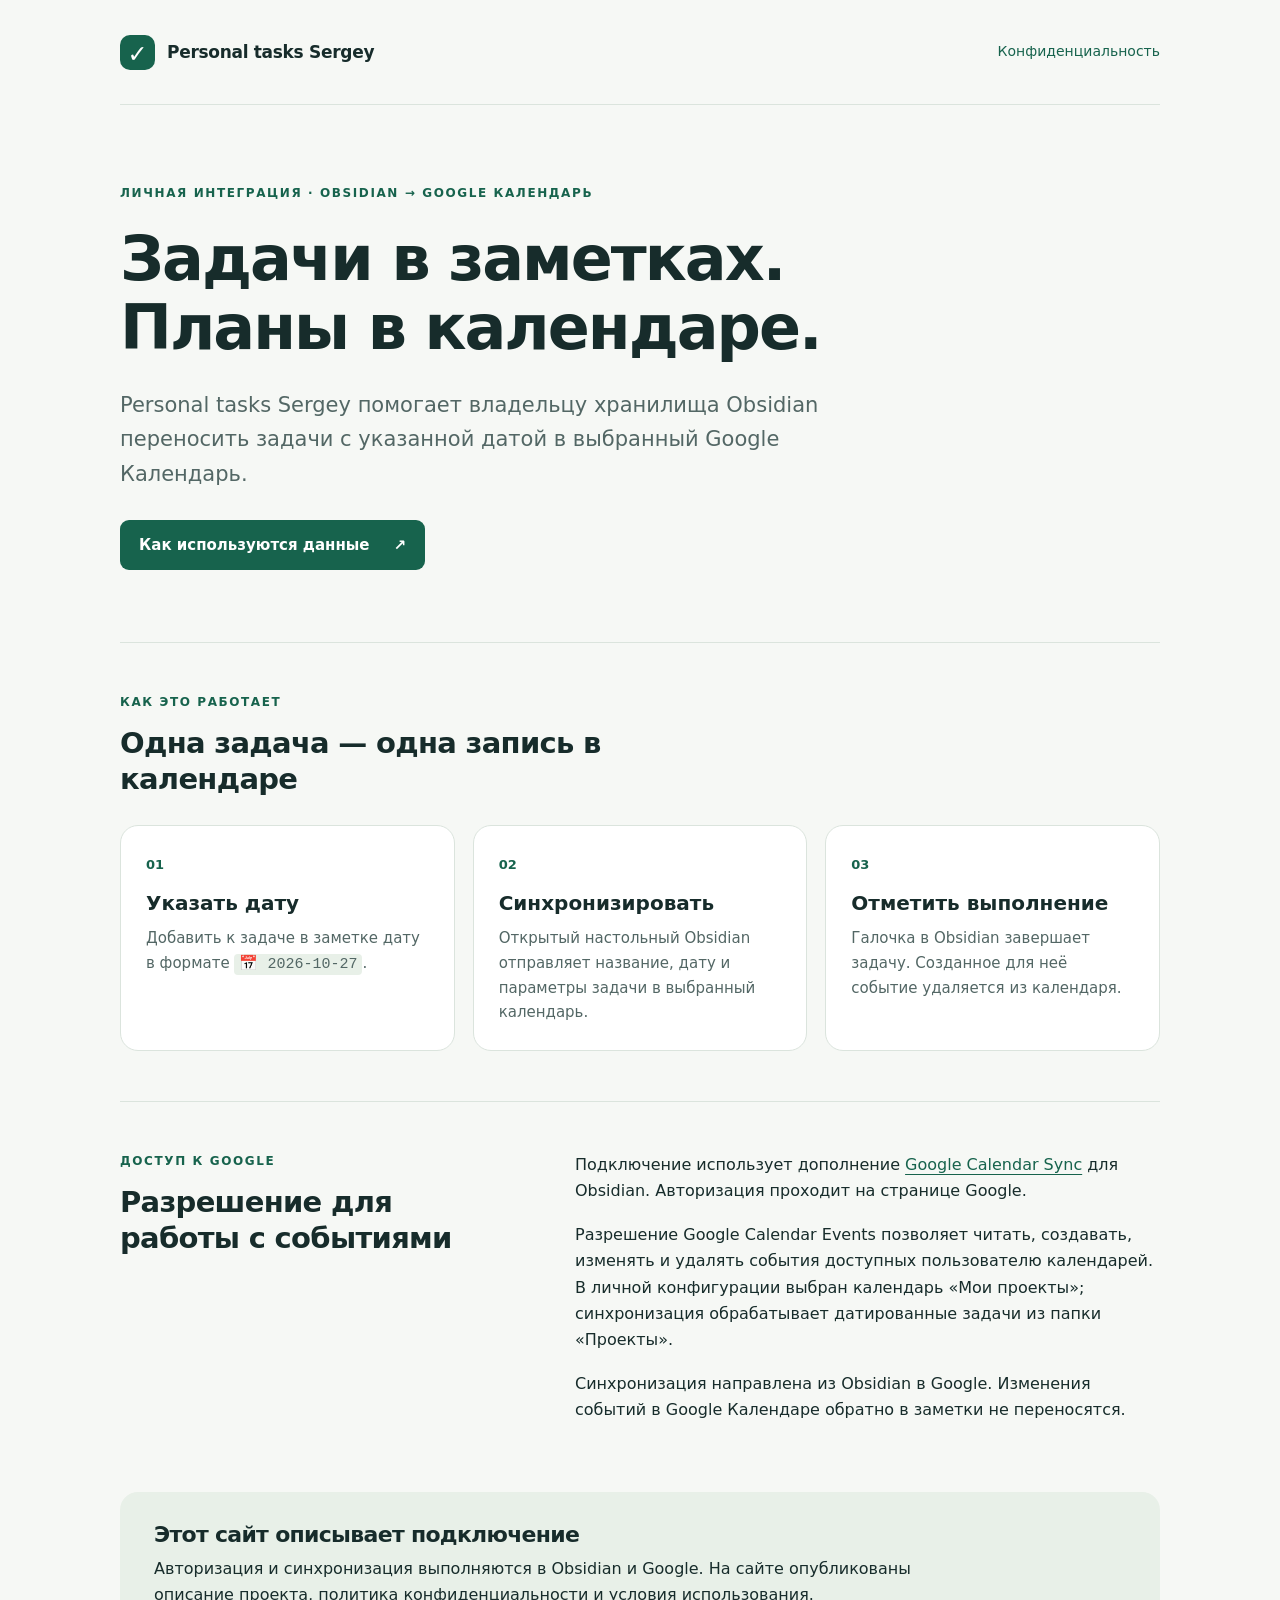
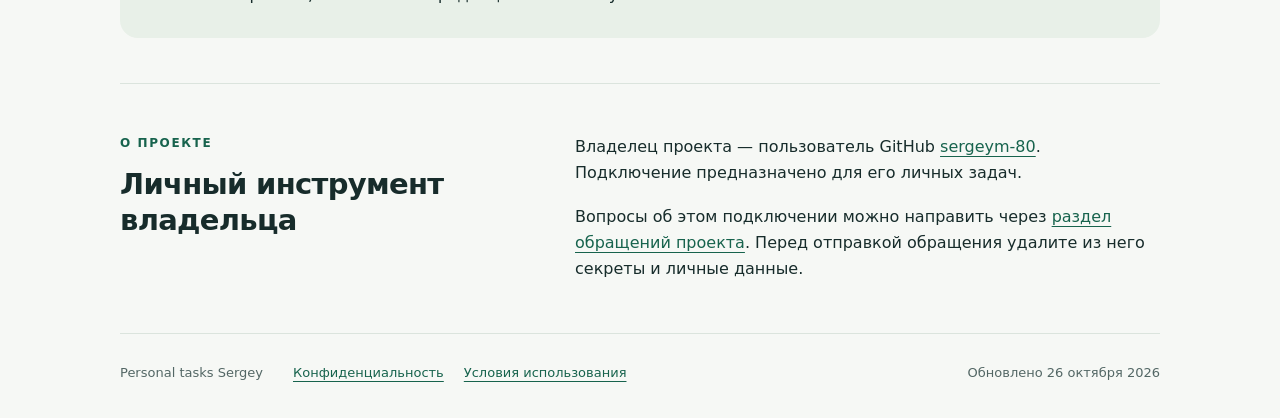
<file: index.html>
<!doctype html>
<html lang="ru">
<head>
  <meta charset="utf-8">
  <meta name="viewport" content="width=device-width, initial-scale=1">
  <meta name="description" content="Personal tasks Sergey — личная синхронизация датированных задач Obsidian с Google Календарём.">
  <meta name="color-scheme" content="light">
  <title>Personal tasks Sergey — задачи Obsidian в календаре</title>
  <link rel="canonical" href="https://obsidian.mirsa-ai.ru/">
  <link rel="stylesheet" href="style.css">
</head>
<body>
  <a class="skip" href="#main">К содержимому</a>
  <header class="header wrap">
    <a class="brand" href="./"><span class="mark" aria-hidden="true">✓</span><span>Personal tasks Sergey</span></a>
    <nav aria-label="Основная навигация"><a href="privacy.html">Конфиденциальность</a></nav>
  </header>
  <main id="main" class="wrap">
    <section class="hero">
      <p class="eyebrow">Личная интеграция · Obsidian → Google Календарь</p>
      <h1>Задачи в заметках.<br>Планы в календаре.</h1>
      <p class="lead">Personal tasks Sergey помогает владельцу хранилища Obsidian переносить задачи с указанной датой в выбранный Google Календарь.</p>
      <a class="button" href="privacy.html">Как используются данные <span aria-hidden="true">↗</span></a>
    </section>
    <section aria-labelledby="workflow-title" class="section">
      <div class="section-heading"><p class="eyebrow">Как это работает</p><h2 id="workflow-title">Одна задача — одна запись в календаре</h2></div>
      <ol class="steps">
        <li><span class="step-number" aria-hidden="true">01</span><h3>Указать дату</h3><p>Добавить к задаче в заметке дату в формате <code>📅 2026-10-27</code>.</p></li>
        <li><span class="step-number" aria-hidden="true">02</span><h3>Синхронизировать</h3><p>Открытый настольный Obsidian отправляет название, дату и параметры задачи в выбранный календарь.</p></li>
        <li><span class="step-number" aria-hidden="true">03</span><h3>Отметить выполнение</h3><p>Галочка в Obsidian завершает задачу. Созданное для неё событие удаляется из календаря.</p></li>
      </ol>
    </section>
    <section class="section split" aria-labelledby="access-title">
      <div><p class="eyebrow">Доступ к Google</p><h2 id="access-title">Разрешение для работы с событиями</h2></div>
      <div class="prose"><p>Подключение использует дополнение <a href="https://github.com/1easypeeler/obsidian-google-calendar-sync">Google Calendar Sync</a> для Obsidian. Авторизация проходит на странице Google.</p><p>Разрешение Google Calendar Events позволяет читать, создавать, изменять и удалять события доступных пользователю календарей. В личной конфигурации выбран календарь «Мои проекты»; синхронизация обрабатывает датированные задачи из папки «Проекты».</p><p>Синхронизация направлена из Obsidian в Google. Изменения событий в Google Календаре обратно в заметки не переносятся.</p></div>
    </section>
    <aside class="note"><h2>Этот сайт описывает подключение</h2><p>Авторизация и синхронизация выполняются в Obsidian и Google. На сайте опубликованы описание проекта, политика конфиденциальности и условия использования.</p></aside>
    <section class="section split" aria-labelledby="contact-title">
      <div><p class="eyebrow">О проекте</p><h2 id="contact-title">Личный инструмент владельца</h2></div>
      <div class="prose"><p>Владелец проекта — пользователь GitHub <a href="https://github.com/sergeym-80">sergeym-80</a>. Подключение предназначено для его личных задач.</p><p>Вопросы об этом подключении можно направить через <a href="https://github.com/sergeym-80/obsidian-calendar-site/issues">раздел обращений проекта</a>. Перед отправкой обращения удалите из него секреты и личные данные.</p></div>
    </section>
  </main>
  <footer class="footer wrap"><span>Personal tasks Sergey</span><nav aria-label="Документы"><a href="privacy.html">Конфиденциальность</a><a href="privacy.html#terms">Условия использования</a></nav><span class="updated">Обновлено 26 октября 2026</span></footer>
</body>
</html>
</file>
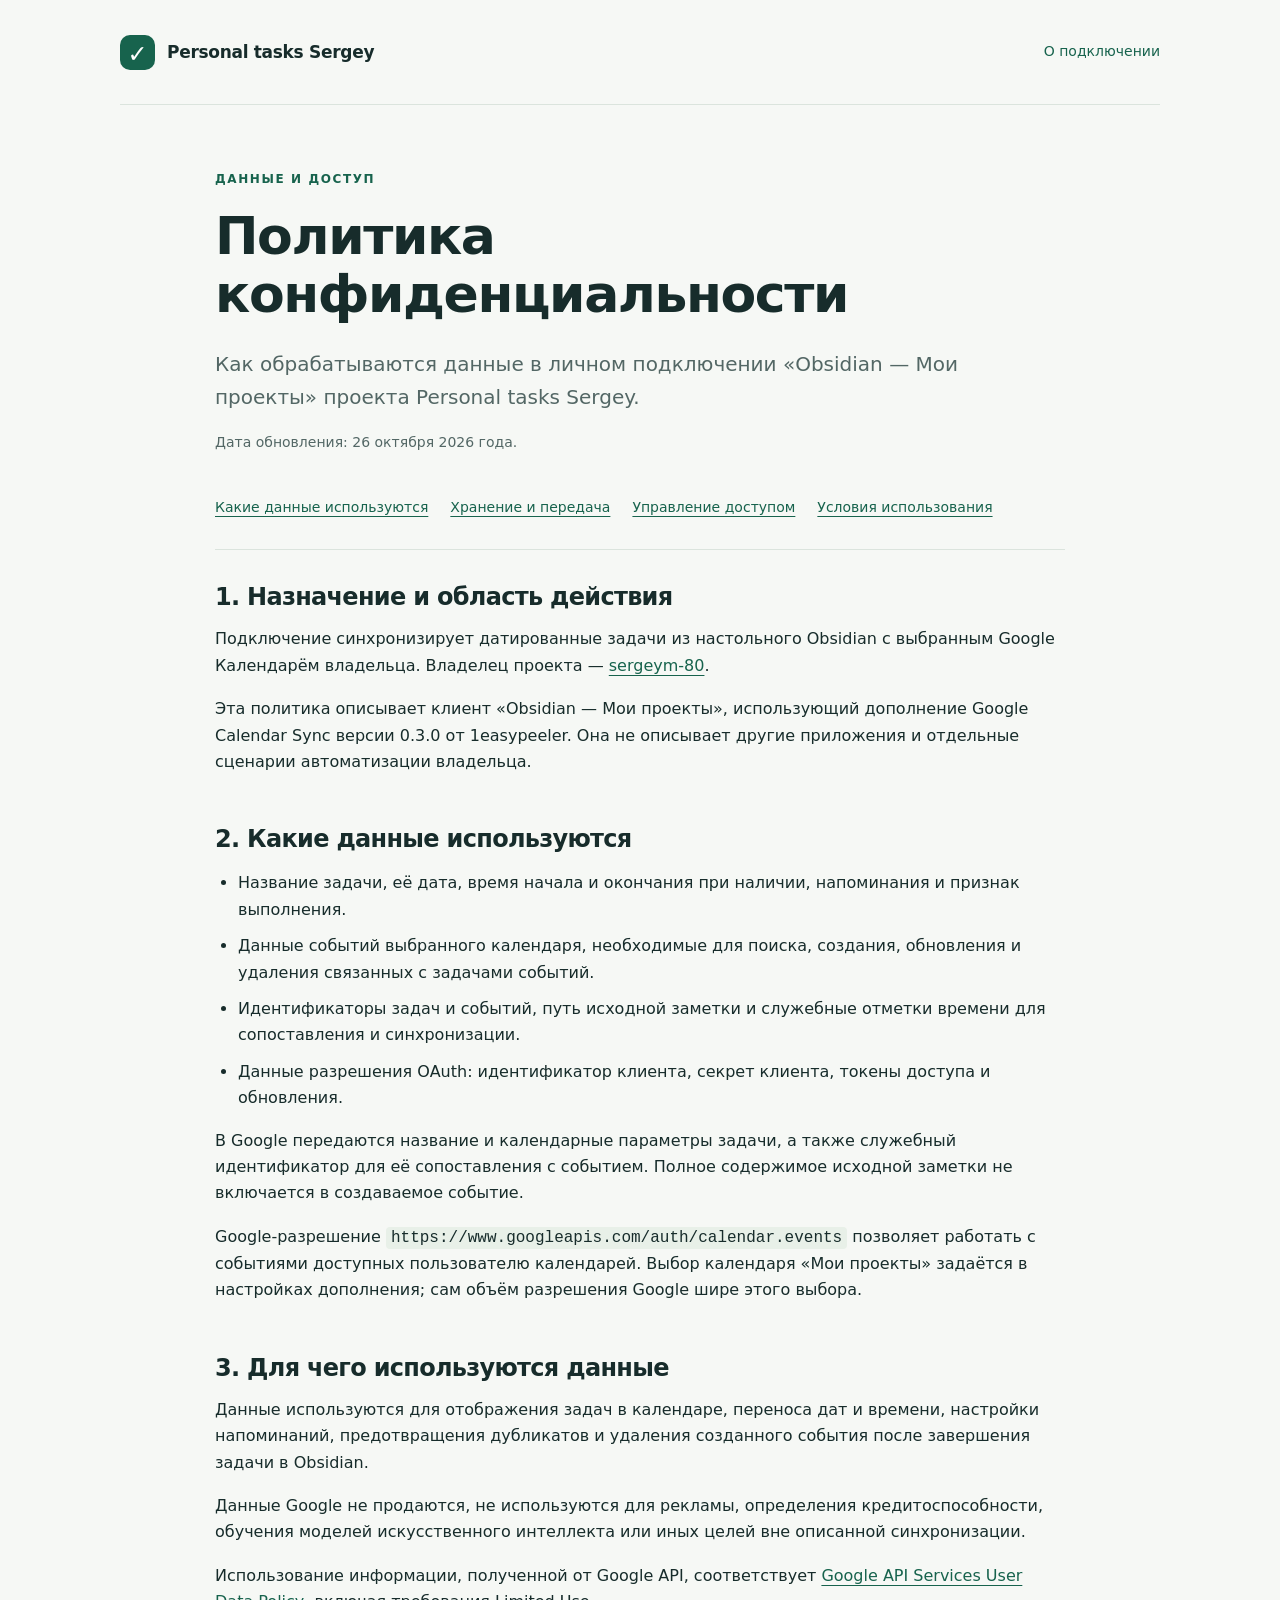
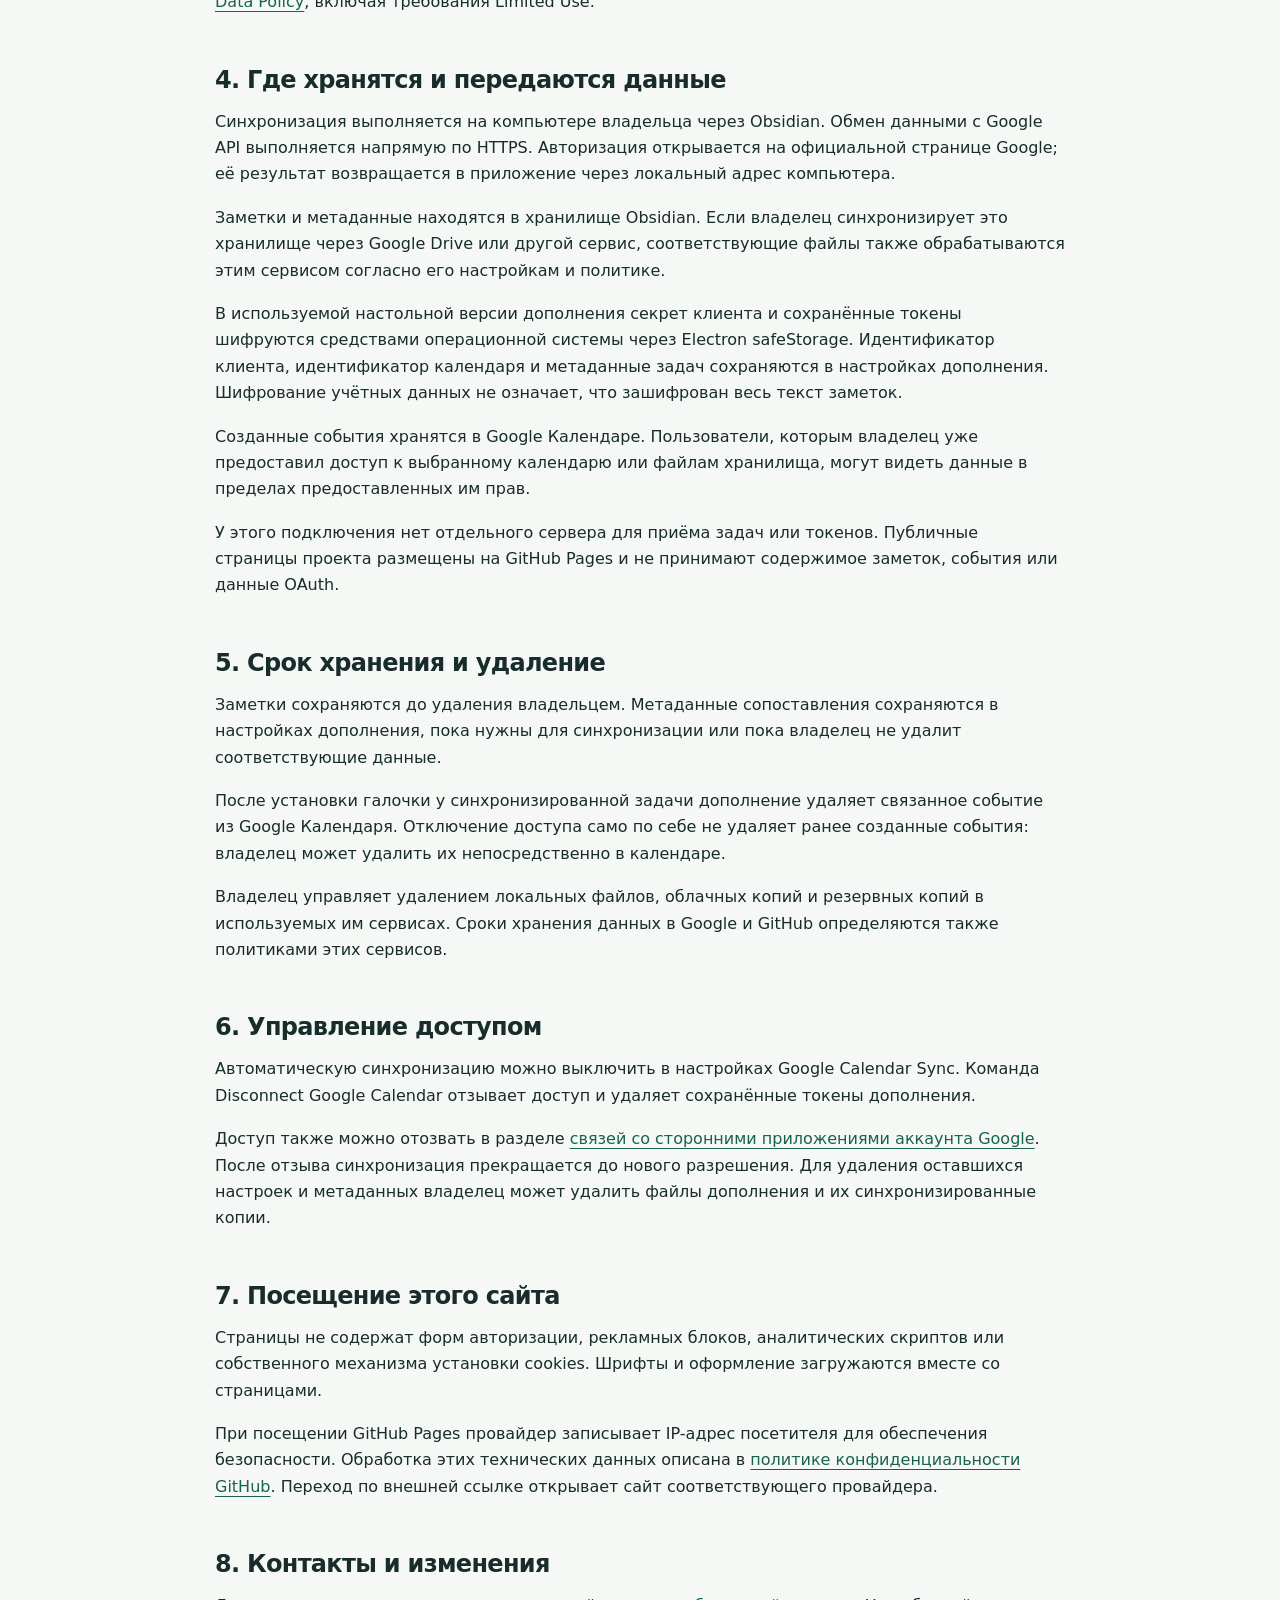
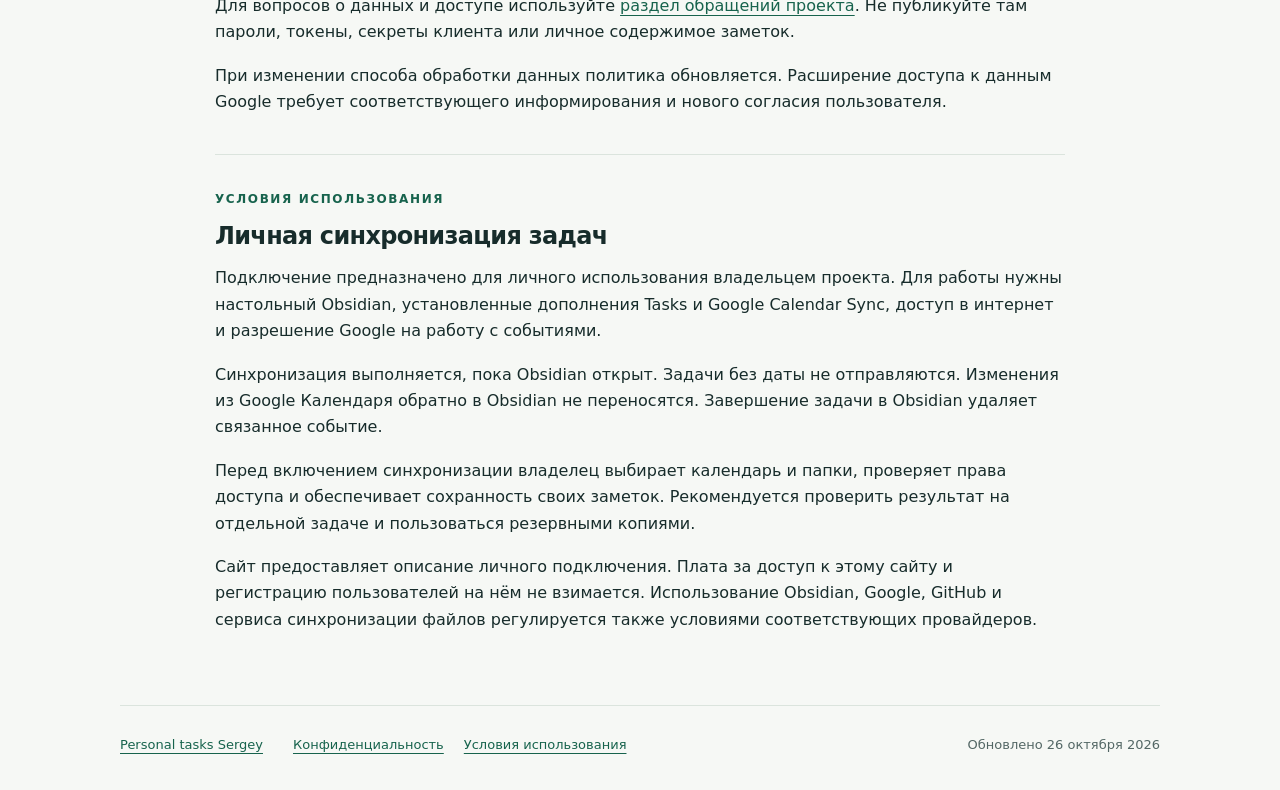
<file: privacy.html>
<!doctype html>
<html lang="ru">
<head>
  <meta charset="utf-8">
  <meta name="viewport" content="width=device-width, initial-scale=1">
  <meta name="description" content="Как личное подключение Personal tasks Sergey использует данные Google Календаря и задач Obsidian.">
  <meta name="color-scheme" content="light">
  <title>Конфиденциальность — Personal tasks Sergey</title>
  <link rel="canonical" href="https://obsidian.mirsa-ai.ru/privacy.html">
  <link rel="stylesheet" href="style.css">
</head>
<body>
  <a class="skip" href="#main">К содержимому</a>
  <header class="header wrap"><a class="brand" href="./"><span class="mark" aria-hidden="true">✓</span><span>Personal tasks Sergey</span></a><nav aria-label="Основная навигация"><a href="./">О подключении</a></nav></header>
  <main id="main" class="document wrap">
    <p class="eyebrow">Данные и доступ</p><h1>Политика конфиденциальности</h1>
    <p class="lead">Как обрабатываются данные в личном подключении «Obsidian — Мои проекты» проекта Personal tasks Sergey.</p>
    <p class="document-meta">Дата обновления: 26 октября 2026 года.</p>
    <nav class="contents" aria-label="Содержание"><a href="#data">Какие данные используются</a><a href="#storage">Хранение и передача</a><a href="#control">Управление доступом</a><a href="#terms">Условия использования</a></nav>
    <section id="scope"><h2>1. Назначение и область действия</h2><p>Подключение синхронизирует датированные задачи из настольного Obsidian с выбранным Google Календарём владельца. Владелец проекта — <a href="https://github.com/sergeym-80">sergeym-80</a>.</p><p>Эта политика описывает клиент «Obsidian — Мои проекты», использующий дополнение Google Calendar Sync версии 0.3.0 от 1easypeeler. Она не описывает другие приложения и отдельные сценарии автоматизации владельца.</p></section>
    <section id="data"><h2>2. Какие данные используются</h2><ul><li>Название задачи, её дата, время начала и окончания при наличии, напоминания и признак выполнения.</li><li>Данные событий выбранного календаря, необходимые для поиска, создания, обновления и удаления связанных с задачами событий.</li><li>Идентификаторы задач и событий, путь исходной заметки и служебные отметки времени для сопоставления и синхронизации.</li><li>Данные разрешения OAuth: идентификатор клиента, секрет клиента, токены доступа и обновления.</li></ul><p>В Google передаются название и календарные параметры задачи, а также служебный идентификатор для её сопоставления с событием. Полное содержимое исходной заметки не включается в создаваемое событие.</p><p>Google-разрешение <code>https://www.googleapis.com/auth/calendar.events</code> позволяет работать с событиями доступных пользователю календарей. Выбор календаря «Мои проекты» задаётся в настройках дополнения; сам объём разрешения Google шире этого выбора.</p></section>
    <section id="purpose"><h2>3. Для чего используются данные</h2><p>Данные используются для отображения задач в календаре, переноса дат и времени, настройки напоминаний, предотвращения дубликатов и удаления созданного события после завершения задачи в Obsidian.</p><p>Данные Google не продаются, не используются для рекламы, определения кредитоспособности, обучения моделей искусственного интеллекта или иных целей вне описанной синхронизации.</p><p>Использование информации, полученной от Google API, соответствует <a href="https://developers.google.com/terms/api-services-user-data-policy">Google API Services User Data Policy</a>, включая требования Limited Use.</p></section>
    <section id="storage"><h2>4. Где хранятся и передаются данные</h2><p>Синхронизация выполняется на компьютере владельца через Obsidian. Обмен данными с Google API выполняется напрямую по HTTPS. Авторизация открывается на официальной странице Google; её результат возвращается в приложение через локальный адрес компьютера.</p><p>Заметки и метаданные находятся в хранилище Obsidian. Если владелец синхронизирует это хранилище через Google Drive или другой сервис, соответствующие файлы также обрабатываются этим сервисом согласно его настройкам и политике.</p><p>В используемой настольной версии дополнения секрет клиента и сохранённые токены шифруются средствами операционной системы через Electron safeStorage. Идентификатор клиента, идентификатор календаря и метаданные задач сохраняются в настройках дополнения. Шифрование учётных данных не означает, что зашифрован весь текст заметок.</p><p>Созданные события хранятся в Google Календаре. Пользователи, которым владелец уже предоставил доступ к выбранному календарю или файлам хранилища, могут видеть данные в пределах предоставленных им прав.</p><p>У этого подключения нет отдельного сервера для приёма задач или токенов. Публичные страницы проекта размещены на GitHub Pages и не принимают содержимое заметок, события или данные OAuth.</p></section>
    <section id="retention"><h2>5. Срок хранения и удаление</h2><p>Заметки сохраняются до удаления владельцем. Метаданные сопоставления сохраняются в настройках дополнения, пока нужны для синхронизации или пока владелец не удалит соответствующие данные.</p><p>После установки галочки у синхронизированной задачи дополнение удаляет связанное событие из Google Календаря. Отключение доступа само по себе не удаляет ранее созданные события: владелец может удалить их непосредственно в календаре.</p><p>Владелец управляет удалением локальных файлов, облачных копий и резервных копий в используемых им сервисах. Сроки хранения данных в Google и GitHub определяются также политиками этих сервисов.</p></section>
    <section id="control"><h2>6. Управление доступом</h2><p>Автоматическую синхронизацию можно выключить в настройках Google Calendar Sync. Команда Disconnect Google Calendar отзывает доступ и удаляет сохранённые токены дополнения.</p><p>Доступ также можно отозвать в разделе <a href="https://myaccount.google.com/connections">связей со сторонними приложениями аккаунта Google</a>. После отзыва синхронизация прекращается до нового разрешения. Для удаления оставшихся настроек и метаданных владелец может удалить файлы дополнения и их синхронизированные копии.</p></section>
    <section id="website"><h2>7. Посещение этого сайта</h2><p>Страницы не содержат форм авторизации, рекламных блоков, аналитических скриптов или собственного механизма установки cookies. Шрифты и оформление загружаются вместе со страницами.</p><p>При посещении GitHub Pages провайдер записывает IP-адрес посетителя для обеспечения безопасности. Обработка этих технических данных описана в <a href="https://docs.github.com/en/site-policy/privacy-policies/github-general-privacy-statement">политике конфиденциальности GitHub</a>. Переход по внешней ссылке открывает сайт соответствующего провайдера.</p></section>
    <section id="contact"><h2>8. Контакты и изменения</h2><p>Для вопросов о данных и доступе используйте <a href="https://github.com/sergeym-80/obsidian-calendar-site/issues">раздел обращений проекта</a>. Не публикуйте там пароли, токены, секреты клиента или личное содержимое заметок.</p><p>При изменении способа обработки данных политика обновляется. Расширение доступа к данным Google требует соответствующего информирования и нового согласия пользователя.</p></section>
    <section id="terms" class="terms"><p class="eyebrow">Условия использования</p><h2>Личная синхронизация задач</h2><p>Подключение предназначено для личного использования владельцем проекта. Для работы нужны настольный Obsidian, установленные дополнения Tasks и Google Calendar Sync, доступ в интернет и разрешение Google на работу с событиями.</p><p>Синхронизация выполняется, пока Obsidian открыт. Задачи без даты не отправляются. Изменения из Google Календаря обратно в Obsidian не переносятся. Завершение задачи в Obsidian удаляет связанное событие.</p><p>Перед включением синхронизации владелец выбирает календарь и папки, проверяет права доступа и обеспечивает сохранность своих заметок. Рекомендуется проверить результат на отдельной задаче и пользоваться резервными копиями.</p><p>Сайт предоставляет описание личного подключения. Плата за доступ к этому сайту и регистрацию пользователей на нём не взимается. Использование Obsidian, Google, GitHub и сервиса синхронизации файлов регулируется также условиями соответствующих провайдеров.</p></section>
  </main>
  <footer class="footer wrap"><a href="./">Personal tasks Sergey</a><nav aria-label="Документы"><a href="privacy.html">Конфиденциальность</a><a href="#terms">Условия использования</a></nav><span class="updated">Обновлено 26 октября 2026</span></footer>
</body>
</html>
</file>
<file: style.css>
:root{--ink:#172c2b;--muted:#536765;--paper:#f6f8f5;--surface:#fff;--line:#dbe4dd;--green:#17634d;--soft:#e8f0e8;--radius:18px;font-family:system-ui,-apple-system,"Segoe UI",sans-serif;color:var(--ink);background:var(--paper);font-synthesis:none}
*{box-sizing:border-box}html{scroll-behavior:smooth;scroll-padding-top:30px}body{margin:0;line-height:1.65}a{color:var(--green);text-underline-offset:4px}a:hover{text-decoration-thickness:2px}a:focus-visible{outline:3px solid #b77716;outline-offset:5px;border-radius:3px}.wrap{width:min(1040px,calc(100% - 64px));margin-inline:auto}.header{display:flex;justify-content:space-between;align-items:center;gap:24px;min-height:105px;border-bottom:1px solid var(--line)}.brand{display:flex;align-items:center;gap:12px;font-size:17px;font-weight:700;color:var(--ink);text-decoration:none;letter-spacing:-.3px}.mark{display:grid;place-items:center;width:35px;height:35px;background:var(--green);color:#fff;border-radius:10px;font-size:24px}.header nav{font-size:14px}.header nav a{text-decoration:none}.skip{position:absolute;left:16px;top:-100px;padding:10px;background:#fff;z-index:2}.skip:focus{top:10px}.hero{padding:79px 0 72px;max-width:830px}.eyebrow{font-size:12px;text-transform:uppercase;letter-spacing:1.6px;font-weight:700;color:var(--green);margin:0 0 20px}h1,h2,h3,p{overflow-wrap:break-word}h1{font-size:clamp(36px,5.4vw,62px);line-height:1.12;font-weight:650;letter-spacing:-2px;margin:0 0 25px}h2{font-size:29px;line-height:1.25;letter-spacing:-.7px;margin:0 0 18px}h3{font-size:20px;line-height:1.4;margin:12px 0 9px}.lead{font-size:21px;color:var(--muted);line-height:1.65;max-width:790px;margin:0 0 28px}.button{display:inline-flex;gap:24px;align-items:center;background:var(--green);color:#fff;padding:13px 19px;border-radius:9px;font-size:15px;font-weight:600;text-decoration:none}.button:hover{background:#104d3b}.section{padding:50px 0;border-top:1px solid var(--line)}.section-heading{max-width:650px;margin-bottom:27px}.section-heading .eyebrow,.split .eyebrow{margin-bottom:12px}.steps{list-style:none;padding:0;margin:0;display:grid;grid-template-columns:repeat(3,1fr);gap:18px}.steps li{padding:25px;background:var(--surface);border:1px solid var(--line);border-radius:var(--radius)}.step-number{font-size:13px;font-weight:700;color:var(--green)}.steps p{font-size:15px;color:var(--muted);margin:0}.split{display:grid;grid-template-columns:1fr 1.5fr;gap:65px}.prose p{margin:0 0 17px}.prose p:last-child{margin:0}.note{padding:29px 34px;background:var(--soft);border-radius:var(--radius);margin:18px 0 45px}.note h2{font-size:22px;margin-bottom:8px}.note p{margin:0;max-width:820px}.footer{border-top:1px solid var(--line);padding:28px 0 35px;font-size:13px;color:var(--muted);display:flex;align-items:center;flex-wrap:wrap;gap:20px 30px}.footer nav{display:flex;flex-wrap:wrap;gap:20px}.updated{margin-left:auto}code{font-family:ui-monospace,Consolas,monospace;background:var(--soft);padding:2px 5px;border-radius:4px;overflow-wrap:anywhere}.document{max-width:850px;padding-top:65px;padding-bottom:55px}.document h1{font-size:clamp(34px,4.8vw,52px);letter-spacing:-1.4px}.document .lead{font-size:20px}.document-meta{font-size:14px;color:var(--muted);margin-top:-12px}.contents{display:flex;flex-wrap:wrap;gap:9px 22px;padding:25px 0 30px;border-bottom:1px solid var(--line);font-size:14px}.document section{padding-top:32px}.document section h2{font-size:24px;margin-bottom:14px}.document p{margin:0 0 17px}.document li{margin-bottom:10px}.document ul{padding-left:23px}.document .terms{border-top:1px solid var(--line);margin-top:38px;padding-top:35px}.document .terms .eyebrow{margin-bottom:12px}@media(max-width:700px){.wrap{width:calc(100% - 36px)}.header{min-height:88px;gap:15px;align-items:flex-start;padding-top:23px;padding-bottom:20px;flex-wrap:wrap}.brand{font-size:15px}.header nav{font-size:13px}.hero{padding:48px 0}h1{letter-spacing:-1.2px}.lead{font-size:18px}.section{padding:34px 0}.steps{grid-template-columns:1fr}.steps li{padding:23px}.split{grid-template-columns:1fr;gap:8px}h2{font-size:25px}.note{padding:25px;margin-bottom:32px}.footer{align-items:flex-start;gap:12px}.updated{width:100%;margin-left:0}.document{padding-top:42px}.document .lead{font-size:18px}.document section h2{font-size:22px}}
@media(prefers-reduced-motion:reduce){html{scroll-behavior:auto}}
</file>
